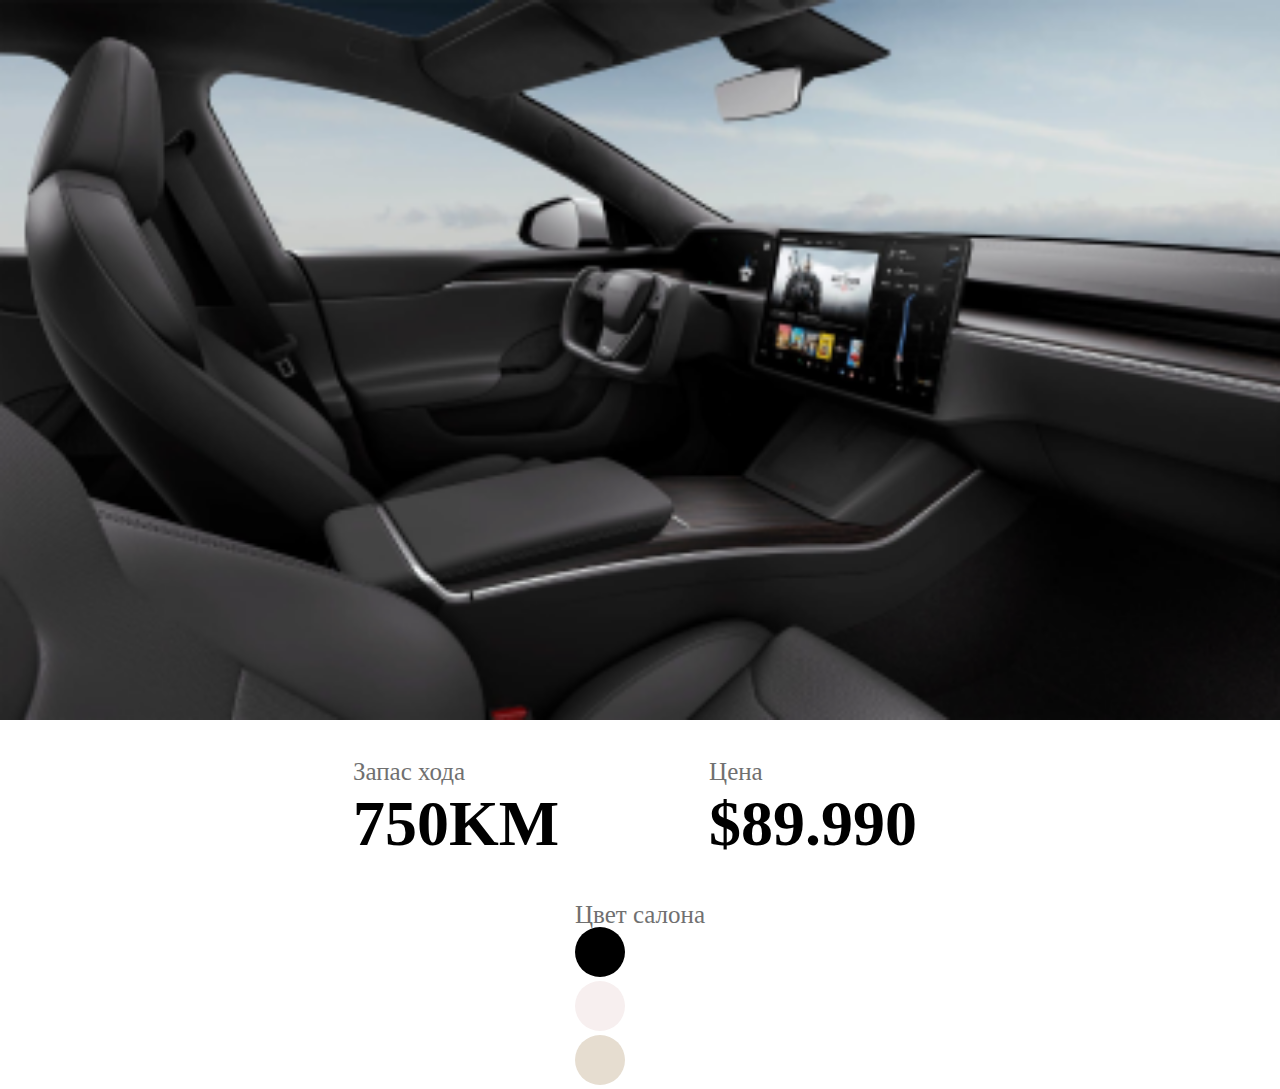
<file: index.html>
<!DOCTYPE html>
<html lang="en">
<head>
    <meta charset="UTF-8">
    <meta http-equiv="X-UA-Compatible" content="IE=edge">
    <meta name="viewport" content="width=device-width, initial-scale=1.0">
    <link rel="stylesheet" href="./css/sstyle.css">
    <title>Document</title>
</head>
<body>
    <div class="tesla">
    <div class="photo">
        <img class="teslapicture" src="./imgg/image 10.png" alt="">
    </div>
    <div class="two-elem">
        <div class="block">
            <p>Запас хода</p>
            <h2 class="power">750KM</h2>
        </div>
        <div class="block">
            <p>Цена</p>
            <h2 class="price">$89.990</h2>
        </div>  
    </div>
    <div class="select-color">
        <div class="change">
            <div class="item">
                <p>Цвет салона</p>
                <button data-color="black"
                data-power="blackpower" 
                data-price='blackprice' id="black"></button>
            </div>
            <div class="item">
               <button data-color="white"
                data-power="whitepower" 
                data-price='whiteprice' id="white"></button>
            </div>
           <div class="item">
            
            <button data-color="beige"
            data-power="beigepower" 
            data-price='beigeprice' id="beige"></button>
           </div>
         
        </div>
     
    </div>
    </div>
    </div>
    <script src="./script.js"></script>
</body>
</html>
</file>
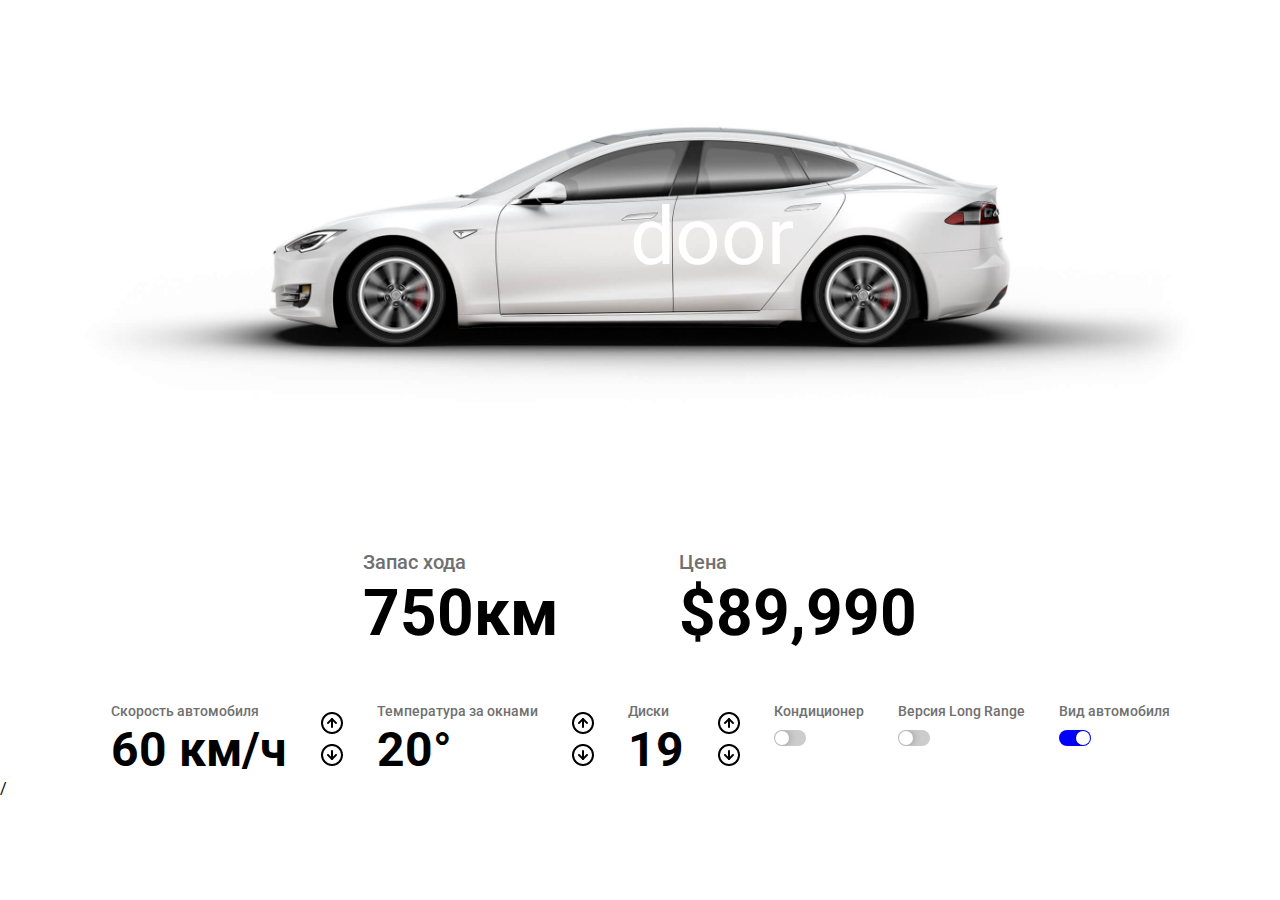
<file: gfgf.html>
<!DOCTYPE html>
<html lang="en">

<head>
    <meta charset="UTF-8">
    <meta http-equiv="X-UA-Compatible" content="IE=edge">
    <meta name="viewport" content="width=device-width, initial-scale=1.0">
    <link rel="stylesheet" href="css/style.css">
    <title>Tesla</title>
</head>

<body>
    <div  class="dwoor">
        <a href="./index.html">door</a>
    </div>
        <section class="promo">
            <div class="container">
                <div class="content">
                   
                       
                        
                    <img src="img/tesla.472d2fe2.jpg "   alt="">
                    <div class="wheel_front">
                        <img src="img/wheel-19.000182ec.png" alt="">
                    </div>
                    <div class="wheel_back">
                        <img src="img/wheel-19.000182ec.png" alt="">
                    </div>
                 
                </div>
            </div>
        </section>
        <section class="title">
            <div class="container">
                <div class="box">
                    <div class="item_box">
                        <p>Запас хода</p>
                        <h1 class="mill">750км</h1>
                    </div>
                    <div class="item_box">
                        <p>Цена</p>
                        <h1 class="price">$89,990</h1>
                    </div>
                </div>
                <div class="title_box">
                    <div class="title_item">
                        <p>Скорость автомобиля</p>
                        <h1 class="spead">60 км/ч</h1>
                    </div>
                    <div class="btn">
                        <div class="up_spead">
                            <img src="img/up.svg" alt="">
                        </div>
                        <div class="down_spead">
                            <img src="img/down.svg" alt="">
                        </div>
                    </div>
                    <div class="title_item">
                        <p>Температура за окнами</p>
                        <h1 class="temp">20°</h1>
                    </div>
                    <div class="btn">
                        <div class="up_deg">
                            <img src="img/up.svg" alt="">
                        </div>
                        <div class="down_deg">
                            <img src="img/down.svg" alt="">
                        </div>
                    </div>
                    <div class="title_item">
                        <p>Диски</p>
                        <h1 class="disks">19</h1>
                    </div>
                    <div class="btn">
                        <div class="up_whele">
                            <img src="img/up.svg" alt="">
                        </div>
                        <div class="down_whele">
                            <img src="img/down.svg" alt="">
                        </div>
                    </div>
                    <div class="title_item_sw">
                        <p class="cool">Кондиционер</p>
                        <label class="ma-switch" style="--width: 32px; --color: #9c27b0">
                            <input type="checkbox">
                            <span class="slider round"></span>
                        </label>
                    </div>
                    <div class="title_item_sw">
                        <p>Версия Long Range</p>
                        <label id="change" class="ma-switch" style="--width: 32px; --color: #9c27b0">
                            <input type="checkbox">
                            <span id="long" class="slider round"></span>
                        </label>
                    </div>
                    <div class="title_item_sw">
                        <p>Вид автомобиля</p>
                        <label class="ma-switch" style="--width: 32px; --color: #9c27b0">
                            <input type="checkbox" checked>
                            <span class="slider round"></span>
                        </label>
                    </div>
                </div>
            </div>
        </section>
    </section>
    <section class="model">
        <div class="container">
          
             
                
        </div>
    </section>
    <main>
     

                </div>
            </section>
        </div>

        <section class="promo_sec">
            <div class="container">
                <div class="present">
                    <div class="present_item">
                        <span>Запас хода</span>
                        <h1 class="road">750км</h1>
                    </div>
                    <div class="present_item">
                        <span>Цена</span>
                        <h1 class="pricee">$89,990</h1>
                    </div>
                </div>
                <div class="color_box">
                    <div class="div">
                        <span>Цвет салона</span>
                        <div class="color_item">
                            <div data-road="0" data-color="black" data-price="0" class="color_elem"></div>
                            <div data-road="100" data-color="white" data-price="3000" class="color_elem"></div>
                            <div data-road="200" data-color="beige" data-price="5000" class="color_elem"></div>
                        </div>
                    </div>
                    <div class="div">
                        <span>Вид автомобиля</span>
                        <div class="color_item">
                            <label>
                                <input type="checkbox" />
                                <span class="switch">
                                    <span class="switch-button"></span>
                                </span>
                            </label>
                        </div>
                    </div>
                </div>
            </div>
        </section>
    </main>

    <script src="app.js"></script>/
</body>

</html>
</file>
<file: css/sstyle.css>
@import url('https://fonts.googleapis.com/css2?family=Montserrat:wght@600&display=swap');
 * {
    box-sizing: border-box;
    padding: 0;
    margin: 0;
 }


.photo {
    display: flex;
}


.teslapicture {
    width: 1510px;
    object-fit: cover;
    margin: 0 auto;
}

.two-elem {
    display: flex;
    justify-content: center;
  
}

.select-color {
    display: flex;
    justify-content: center;
}


 .power {
    padding-right: 150px;
    font-family: 'Gilroy';
    font-style: normal;
    font-weight: 700;
    font-size: 64px;
    line-height: 79px;
    
    color: #000000;
 }

 .price {
    padding-right: 10px;
  
    font-style: normal;
    font-weight: 700;
    font-size: 64px;
    line-height: 79px;
    
    color: #000000;
 }


 p {
    padding-top: 40px;
    font-family: 'Gilroy';
font-style: normal;
font-weight: 500;
font-size: 25px;
line-height: 24px;

color: #707070;


 }

 

#black {
    border: solid 0px;
    width: 50px;
    height: 50px;
    background-color: black;
    border-radius: 50%;

}

#white {
    border: solid 0px;
    width: 50px;
    height: 50px;
    background-color: rgb(247, 239, 239);
    border-radius: 50%;
    padding-top: 20px;
}


#beige {
    border: solid 0px;
    width: 50px;
    height: 50px;
    background-color: #E6DDD0;
    border-radius: 50%;
    padding-right: 30px;                                                           
}
</file>
<file: css/style.css>
@import url("https://fonts.googleapis.com/css2?family=Roboto:ital,wght@0,100;0,300;0,400;0,500;0,700;0,900;1,100;1,300;1,400;1,500;1,700;1,900&display=swap");
* {
  margin: 0;
  padding: 0;
  box-sizing: border-box;
  font-family: "Roboto", sans-serif;
}

.wheel_front {
  width: 100px;
  height: 100px;
  position: absolute;
  top: 49%;
  left: 25.5%;
  z-index: 5;
  animation: wheel_rotate 0.25s steps(6) infinite;
}
.wheel_front img {
  width: 100%;
  height: 100%;
}

.r21_front {
  width: 110px;
  height: 110px;
  position: absolute;
  top: 48%;
  left: 25%;
}

.wheel_back {
  width: 100px;
  height: 100px;
  position: absolute;
  top: 49%;
  right: 27.22%;
  z-index: 5;
  animation: wheel_rotate 0.25s steps(6) infinite;
}
.wheel_back img {
  width: 100%;
  height: 100%;
}

.r21_back {
  width: 110px;
  height: 110px;
  position: absolute;
  top: 48%;
  right: 26.8%;
}

.container {
  max-width: 1240px;
  margin: 0 auto;
}

img {
  width: 100%;
  height: 100%;
  -o-object-fit: cover;
     object-fit: cover;
}

.content {
  height: 500px;
  position: relative;
  margin-bottom: 50px;
}
.content img {
  animation-name: none;
  animation-duration: 2s;
  transition: 2s ease;
  -o-object-fit: contain;
     object-fit: contain;
  z-index: 2;
  position: absolute;
}

.door {
  width: 177px;
  height: 108px;
  background: #000;
  position: absolute;
  top: 41%;
  left: 38%;
  opacity: 0;
  z-index: 3;
}

.door_in {
  width: 177px;
  height: 108px;
  background: #000;
  position: absolute;
  top: 28%;
  left: 32%;
  opacity: 0;
  z-index: 3;
}

.hide {
  display: none;
}

.show {
  display: block;
}

.title .box {
  display: flex;
  align-items: center;
  justify-content: center;
  gap: 120px;
  margin-bottom: 50px;
}
.title .box .item_box p {
  font-weight: 500;
  font-size: 20px;
  line-height: 24px;
  color: #707070;
}
.title .box .item_box h1 {
  font-weight: 700;
  font-size: 64px;
  line-height: 79px;
}
.title .title_box {
  display: flex;
  align-items: center;
  justify-content: center;
  gap: 54px 34px;
}
.title .title_box .title_item_sw {
  padding-bottom: 30px;
}
.title .title_box .title_item_sw p {
  margin-bottom: 10px;
}
.title .title_box p {
  font-weight: 500;
  font-size: 14px;
  line-height: 17px;
  color: #707070;
}
.title .title_box h1 {
  font-style: normal;
  font-weight: 700;
  font-size: 48px;
  line-height: 59px;
}
.title .title_box .btn {
  display: flex;
  flex-direction: column;
  align-items: center;
  justify-content: center;
  gap: 6px;
}
.title .title_box .btn .up {
  width: 22px;
  height: 22px;
}
.title .title_box .btn .down {
  width: 22px;
  height: 22px;
}

.model {
  display: none;
}
.model .model_window {
  width: 600px;
  height: 100%;
  background: #000;
  padding: 21px;
  position: absolute;
  top: 0;
  right: 0;
  transition: 0.7s ease;
  opacity: 0;
  animation-duration: 0.7s;
  animation-name: animationright;
  z-index: 9;
}
.model .model_window .head {
  display: flex;
  align-items: center;
  justify-content: flex-end;
}
.model .model_window .head button {
  background: #000;
  border: #000;
  cursor: pointer;
}
.model .model_window .model_cate {
  margin-left: 86px;
}
.model .model_window .model_cate h1 {
  color: #FFFFFF;
  font-weight: 600;
  font-size: 36px;
  line-height: 44px;
  margin-bottom: 31px;
  margin-top: 150px;
}
.model .model_window .model_cate ul {
  display: flex;
  gap: 12px;
  flex-direction: column;
}
.model .model_window .model_cate ul li {
  color: #FFFFFF;
  font-weight: 600;
  font-size: 20px;
  line-height: 25px;
}


@keyframes animationright {
  from {
    right: -600px;
    opacity: 0;
  }
  to {
    right: 0;
    opacity: 1;
  }
}
.container .ma-switch {
  --width: 60px;
  --height: calc(var(--width) / 2);
  --color: #03a9f4;
  position: relative;
  display: inline-block;
  width: var(--width);
  height: var(--height);
  margin: 0;
}
.container .ma-switch .slider {
  --slider-size: calc(var(--height) - 2px);
  position: absolute;
  top: 0;
  left: 0;
  bottom: 0;
  right: 0;
  background-color: #ccc;
  cursor: pointer;
  transition: 0.4s;
  overflow: hidden;
  z-index: 0;
}
.container .ma-switch .slider::before {
  position: absolute;
  left: 1px;
  bottom: 1px;
  height: var(--slider-size);
  width: var(--slider-size);
  background-color: white;
  transition: 0.4s;
  transform-origin: left;
  box-shadow: 0 0 8px rgba(0, 0, 0, 0.3);
  content: "";
  z-index: 0;
}
.container .ma-switch .slider.round {
  border-radius: 100px;
}
.container .ma-switch .slider.round::before {
  border-radius: 50%;
}
.container .ma-switch input {
  width: 0;
  height: 0;
  opacity: 0;
}
.container .ma-switch input:checked + .slider {
  background-color: blue;
}
.container .ma-switch input:focus + .slider {
  box-shadow: 0 0 1px var(--color);
}
.container .ma-switch input:checked + .slider:before {
  transform: translateX(calc(var(--width) / 2));
}
.container .title {
  font-family: "Nunito", sans-serif;
  font-size: 20px;
}
.container .row {
  display: flex;
  align-items: center;
  gap: 6px;
}


@keyframes door {
  0% {
    scale: 0;
  }
  100% {
    scale: 10;
  }
}
@keyframes close_door {
  0% {
    scale: 10;
  }
  100% {
    scale: 1;
  }
}
@keyframes wheel_rotate {
  0% {
    transform: rotate(0deg);
  }
  100% {
    transform: rotate(1turn);
  }
}
.container {
  max-width: 1200px;
  margin: 0 auto;
}

.change_img {
  min-height: 500px;
  background-repeat: no-repeat;
  background-size: cover;
  transition: 700ms ease;
  animation-name: none;
  animation-duration: 2s;
}

span {
  font-weight: 500;
  font-size: 20px;
  line-height: 24px;
  color: #707070;
}

h1 {
  font-weight: 700;
  font-size: 64px;
  line-height: 79px;
}

img {
  width: 100%;
}

main {
  display: none;
}



.dwoor {
    position: absolute;
    /* border: 1px solid red; */
    width: 200px;
    height: 200px;
    z-index: 111;
    left: 630px;
    top: 190px;
    display: flex;
    font-size: 80px;
}


.dwoor a {
    all: unset;
    text-decoration: none;
    color: #FFFFFF
}
</file>
